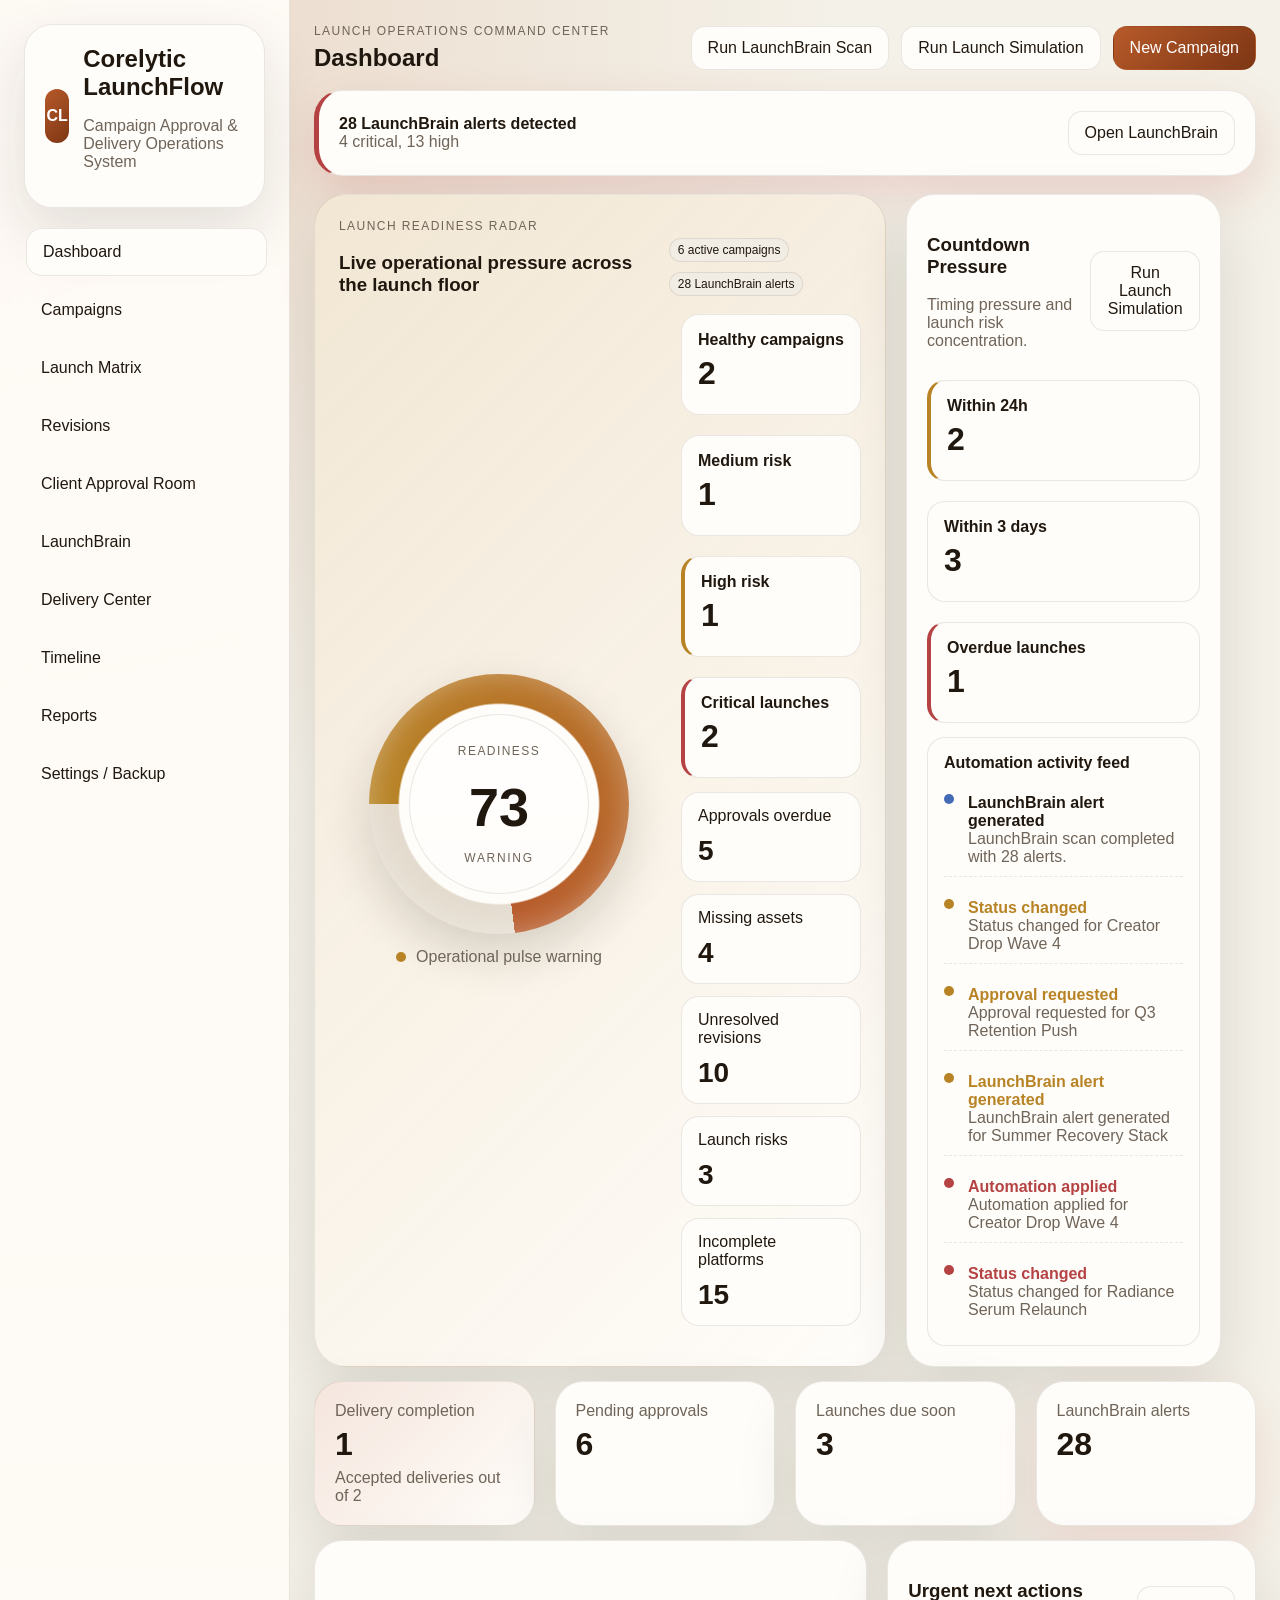
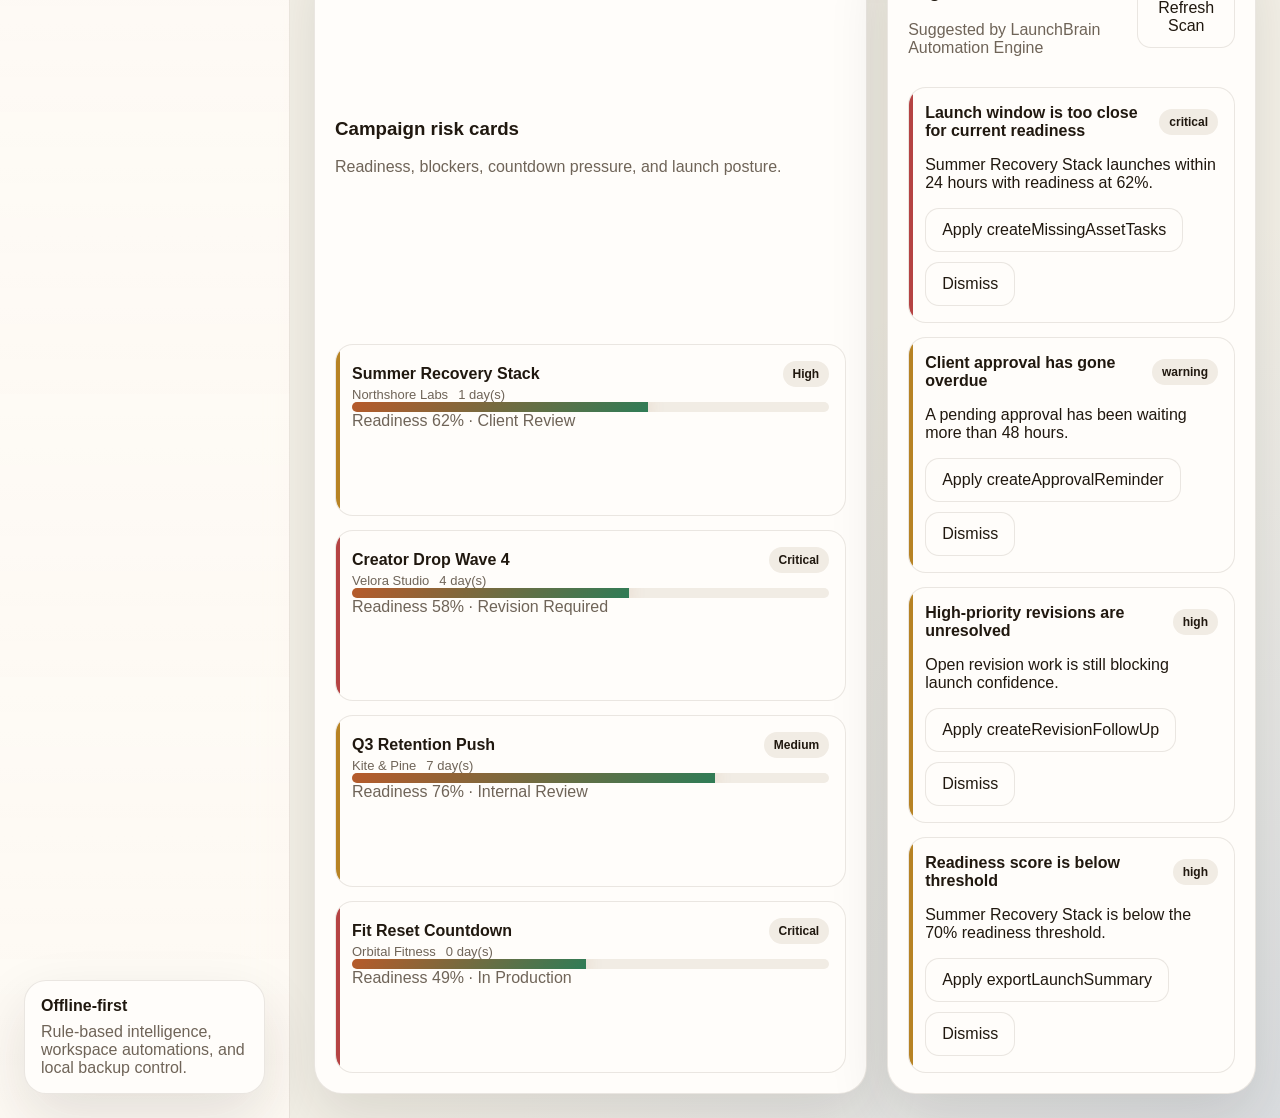
<file: index.html>
<!DOCTYPE html>
<html lang="en" data-theme="light" data-density="comfortable">
<head>
  <meta charset="UTF-8">
  <meta name="viewport" content="width=device-width, initial-scale=1.0">
  <meta name="description" content="Corelytic LaunchFlow is an offline-first campaign approval and delivery operations system for managing launch readiness, revisions, approvals, blockers, delivery control, and rule-based launch risk detection.">
  <title>Corelytic LaunchFlow | Campaign Approval & Delivery Operations System</title>
  <link rel="icon" href="data:image/svg+xml,%3Csvg xmlns='http://www.w3.org/2000/svg' viewBox='0 0 64 64'%3E%3Crect width='64' height='64' rx='16' fill='%23b75a2a'/%3E%3Ctext x='50%25' y='57%25' text-anchor='middle' font-size='28' font-family='Segoe UI, Arial, sans-serif' fill='white'%3ECL%3C/text%3E%3C/svg%3E">
  <link rel="stylesheet" href="assets/css/styles.css">
</head>
<body>
  <div class="app-shell">
    <aside class="sidebar">
      <div>
        <div class="brand-card">
          <div class="brand-mark">CL</div>
          <div>
            <h1>Corelytic LaunchFlow</h1>
            <p>Campaign Approval & Delivery Operations System</p>
          </div>
        </div>
        <nav class="nav-list" id="sidebar-nav">
          <button class="nav-item active" data-route="dashboard">Dashboard</button>
          <button class="nav-item" data-route="campaigns">Campaigns</button>
          <button class="nav-item" data-route="matrix">Launch Matrix</button>
          <button class="nav-item" data-route="revisions">Revisions</button>
          <button class="nav-item" data-route="approvals">Client Approval Room</button>
          <button class="nav-item" data-route="launchbrain">LaunchBrain</button>
          <button class="nav-item" data-route="delivery">Delivery Center</button>
          <button class="nav-item" data-route="timeline">Timeline</button>
          <button class="nav-item" data-route="reports">Reports</button>
          <button class="nav-item" data-route="settings">Settings / Backup</button>
        </nav>
      </div>
      <div class="sidebar-footer">
        <div class="status-note">
          <strong>Offline-first</strong>
          <span>Rule-based intelligence, workspace automations, and local backup control.</span>
        </div>
      </div>
    </aside>

    <main class="main-panel">
      <header class="topbar">
        <div>
          <p class="eyebrow">Launch Operations Command Center</p>
          <h2 id="route-title">Dashboard</h2>
        </div>
        <div class="topbar-actions">
          <button class="ghost-btn" data-action="run-launchbrain">Run LaunchBrain Scan</button>
          <button class="ghost-btn" data-action="run-launch-simulation">Run Launch Simulation</button>
          <button class="primary-btn" data-action="open-campaign-modal">New Campaign</button>
        </div>
      </header>

      <section id="global-alert-strip"></section>
      <section id="app-view" class="view-root"></section>
    </main>
  </div>

  <div id="modal-root"></div>
  <div id="toast-root" class="toast-stack" aria-live="polite"></div>
  <input type="file" id="import-input" accept="application/json" hidden>

  <script src="assets/js/state.js"></script>
  <script src="assets/js/storage.js"></script>
  <script src="assets/js/seed-data.js"></script>
  <script src="assets/js/router.js"></script>
  <script src="assets/js/ui.js"></script>
  <script src="assets/js/launchbrain.js"></script>
  <script src="assets/js/automations.js"></script>
  <script src="assets/js/campaigns.js"></script>
  <script src="assets/js/approvals.js"></script>
  <script src="assets/js/revisions.js"></script>
  <script src="assets/js/delivery.js"></script>
  <script src="assets/js/reports.js"></script>
  <script src="assets/js/exports.js"></script>
  <script src="assets/js/qa-guard.js"></script>
  <script src="assets/js/app.js"></script>
</body>
</html>
</file>
<file: assets/css/styles.css>
:root {
  --bg: #f4f1e8;
  --panel: rgba(255, 251, 245, 0.88);
  --panel-strong: #fffdfa;
  --panel-alt: #f1ece4;
  --line: rgba(84, 66, 44, 0.12);
  --text: #20180f;
  --muted: #6f6458;
  --accent: #b75a2a;
  --accent-deep: #7d3614;
  --success: #2f7c56;
  --warning: #b78324;
  --danger: #b54343;
  --info: #436ab5;
  --shadow: 0 24px 60px rgba(35, 24, 14, 0.12);
  --radius-xl: 28px;
  --radius-lg: 22px;
  --radius-md: 16px;
  --radius-sm: 12px;
  --gap: 20px;
  --font: "Segoe UI", "Inter", sans-serif;
}

html[data-theme="dark"] {
  --bg: #171411;
  --panel: rgba(31, 26, 21, 0.9);
  --panel-strong: #221d18;
  --panel-alt: #2b241d;
  --line: rgba(255, 244, 228, 0.08);
  --text: #f5efe7;
  --muted: #b6a999;
  --accent: #f0884c;
  --accent-deep: #ffb180;
  --success: #5bcb8d;
  --warning: #ebbc58;
  --danger: #f07272;
  --info: #8fb2ff;
  --shadow: 0 24px 60px rgba(0, 0, 0, 0.25);
}

html[data-density="compact"] {
  --gap: 14px;
}

* { box-sizing: border-box; }
body {
  margin: 0;
  font-family: var(--font);
  background:
    radial-gradient(circle at top left, rgba(183, 90, 42, 0.18), transparent 28%),
    radial-gradient(circle at bottom right, rgba(67, 106, 181, 0.14), transparent 30%),
    var(--bg);
  color: var(--text);
  min-height: 100vh;
}
body.modal-open {
  overflow: hidden;
}
button, input, select, textarea { font: inherit; }
button { cursor: pointer; }

#modal-root {
  position: fixed;
  inset: 0;
  z-index: 80;
  pointer-events: none;
}

#modal-root.is-open {
  pointer-events: auto;
}

.app-shell {
  display: grid;
  grid-template-columns: 290px 1fr;
  min-height: 100vh;
}

.sidebar {
  padding: 24px;
  border-right: 1px solid var(--line);
  background: linear-gradient(180deg, rgba(255,255,255,0.3), transparent), var(--panel);
  backdrop-filter: blur(20px);
  display: flex;
  flex-direction: column;
  justify-content: space-between;
  gap: 20px;
}

.brand-card, .status-note, .surface, .metric-card, .timeline-item, .list-card, .modal-card, .report-sheet {
  background: var(--panel-strong);
  border: 1px solid var(--line);
  box-shadow: var(--shadow);
}
.brand-card {
  padding: 20px;
  border-radius: var(--radius-xl);
  display: flex;
  gap: 14px;
  align-items: center;
}
.brand-mark {
  width: 54px;
  height: 54px;
  border-radius: 18px;
  display: grid;
  place-items: center;
  background: linear-gradient(135deg, var(--accent), var(--accent-deep));
  color: #fff;
  font-weight: 700;
}
.brand-card h1, .topbar h2 { margin: 0; }
.brand-card p, .eyebrow, .status-note span, .muted, .helper, .badge-subtle { color: var(--muted); }
.eyebrow {
  margin: 0 0 6px;
  text-transform: uppercase;
  letter-spacing: 0.12em;
  font-size: 12px;
}

.nav-list {
  display: flex;
  flex-direction: column;
  gap: 10px;
  margin-top: 20px;
}
.nav-item {
  border: 1px solid transparent;
  background: transparent;
  color: var(--text);
  padding: 14px 16px;
  border-radius: 16px;
  text-align: left;
  transition: 0.2s ease;
}
.nav-item:hover, .nav-item.active {
  background: var(--panel-strong);
  border-color: var(--line);
  transform: translateX(2px);
}
.status-note {
  padding: 16px;
  border-radius: var(--radius-lg);
  display: grid;
  gap: 8px;
}

.main-panel {
  padding: 24px;
  display: flex;
  flex-direction: column;
  gap: 18px;
}
.topbar {
  display: flex;
  justify-content: space-between;
  align-items: center;
  gap: 20px;
}
.topbar-actions {
  display: flex;
  gap: 12px;
  flex-wrap: wrap;
}
.primary-btn, .ghost-btn, .chip-btn, .danger-btn {
  border-radius: 14px;
  padding: 12px 16px;
  border: 1px solid var(--line);
  transition: 0.2s ease;
}
.primary-btn {
  background: linear-gradient(135deg, var(--accent), var(--accent-deep));
  color: #fff;
  border-color: transparent;
}
.ghost-btn, .chip-btn {
  background: var(--panel-strong);
  color: var(--text);
}
.danger-btn {
  background: rgba(181, 67, 67, 0.12);
  color: var(--danger);
}
.primary-btn:hover, .ghost-btn:hover, .chip-btn:hover, .danger-btn:hover { transform: translateY(-1px); }

.view-root, .grid-layout, .metrics-grid, .detail-grid, .double-grid, .triple-grid {
  display: grid;
  gap: var(--gap);
}
.metrics-grid {
  grid-template-columns: repeat(auto-fit, minmax(180px, 1fr));
}
.double-grid {
  grid-template-columns: 1.2fr 0.8fr;
}
.triple-grid {
  grid-template-columns: repeat(3, minmax(0, 1fr));
}
.detail-grid {
  grid-template-columns: repeat(auto-fit, minmax(260px, 1fr));
}
.surface, .metric-card, .list-card, .report-sheet {
  padding: 20px;
  border-radius: var(--radius-xl);
}
.surface-header, .list-head, .row-between {
  display: flex;
  justify-content: space-between;
  align-items: center;
  gap: 12px;
}
.metric-value {
  font-size: 32px;
  font-weight: 700;
  margin: 6px 0;
}
.progress-bar {
  background: var(--panel-alt);
  border-radius: 999px;
  overflow: hidden;
  height: 10px;
}
.progress-fill {
  height: 100%;
  background: linear-gradient(135deg, var(--accent), var(--success));
  transition: width 0.55s ease;
}
.badge, .severity, .status-pill {
  display: inline-flex;
  align-items: center;
  gap: 6px;
  padding: 6px 10px;
  border-radius: 999px;
  font-size: 12px;
  font-weight: 600;
}
.badge { background: var(--panel-alt); }
.severity-critical { background: rgba(181,67,67,0.14); color: var(--danger); }
.severity-high { background: rgba(183,131,36,0.15); color: var(--warning); }
.severity-warning { background: rgba(67,106,181,0.12); color: var(--info); }
.severity-info { background: rgba(47,124,86,0.12); color: var(--success); }
.table-wrap {
  overflow: auto;
  border: 1px solid var(--line);
  border-radius: 18px;
}
table {
  width: 100%;
  border-collapse: collapse;
}
th, td {
  padding: 14px;
  border-bottom: 1px solid var(--line);
  text-align: left;
  vertical-align: top;
}
tr:last-child td { border-bottom: none; }

.card-list, .stack, .timeline-list, .alert-list { display: grid; gap: 14px; }
.card-row {
  padding: 16px;
  border-radius: 18px;
  border: 1px solid var(--line);
  background: var(--panel-strong);
}
.timeline-item {
  padding: 16px;
  border-radius: 18px;
}
.timeline-meta, .inline-meta {
  display: flex;
  gap: 10px;
  flex-wrap: wrap;
  color: var(--muted);
  font-size: 13px;
}

.form-grid {
  display: grid;
  grid-template-columns: repeat(auto-fit, minmax(180px, 1fr));
  gap: 14px;
}
label { display: grid; gap: 8px; font-weight: 600; }
input, select, textarea {
  width: 100%;
  border: 1px solid var(--line);
  border-radius: 14px;
  padding: 12px 14px;
  background: var(--panel-strong);
  color: var(--text);
}
textarea { min-height: 110px; resize: vertical; }
.modal-backdrop {
  position: fixed;
  inset: 0;
  background: rgba(19, 15, 11, 0.55);
  display: flex;
  justify-content: center;
  align-items: center;
  padding: 24px;
  z-index: 50;
  overflow: auto;
  overscroll-behavior: contain;
}
.modal-card {
  width: min(860px, 100%);
  max-height: 90vh;
  overflow: auto;
  padding: 24px;
  border-radius: 28px;
  position: relative;
  outline: none;
  animation: modal-rise 0.24s ease;
}
.toast-stack {
  position: fixed;
  right: 20px;
  bottom: 20px;
  display: grid;
  gap: 10px;
  z-index: 60;
}
.toast {
  min-width: 260px;
  padding: 14px 16px;
  border-radius: 16px;
  background: var(--panel-strong);
  border: 1px solid var(--line);
  box-shadow: var(--shadow);
  animation: toast-rise 0.32s ease;
}
.hero-panel {
  display: grid;
  grid-template-columns: 1.1fr 0.9fr;
  gap: var(--gap);
}
.hero-banner {
  padding: 24px;
  border-radius: 32px;
  background: linear-gradient(135deg, rgba(183, 90, 42, 0.18), rgba(67, 106, 181, 0.16)), var(--panel-strong);
  border: 1px solid var(--line);
}
.segmented { display: flex; gap: 10px; flex-wrap: wrap; }
.kbd {
  display: inline-flex;
  align-items: center;
  padding: 4px 8px;
  border-radius: 999px;
  border: 1px solid var(--line);
  background: var(--panel-alt);
  font-size: 12px;
}
.empty-state {
  padding: 32px;
  border: 1px dashed var(--line);
  border-radius: 24px;
  text-align: center;
  color: var(--muted);
}
.report-frame {
  min-height: 240px;
  border-radius: 20px;
  border: 1px solid var(--line);
  padding: 20px;
  background: var(--panel-alt);
  white-space: pre-wrap;
  overflow: auto;
}

.route-fade-in { animation: route-fade 0.28s ease; }
.critical-strip { border-left: 5px solid var(--danger); box-shadow: 0 18px 45px rgba(181, 67, 67, 0.18); }
.accent-card { background: linear-gradient(135deg, rgba(183, 90, 42, 0.14), rgba(255,255,255,0)), var(--panel-strong); }
.critical-card { box-shadow: 0 18px 40px rgba(181, 67, 67, 0.14); }
.compact-grid { grid-template-columns: repeat(auto-fit, minmax(180px, 1fr)); }
.warning-rail { border-left: 4px solid var(--warning); }
.critical-rail { border-left: 4px solid var(--danger); }
.risk-shell-healthy { background: linear-gradient(135deg, rgba(47,124,86,0.15), rgba(255,255,255,0)), var(--panel-strong); }
.risk-shell-warning { background: linear-gradient(135deg, rgba(183,131,36,0.18), rgba(255,255,255,0)), var(--panel-strong); }
.risk-shell-critical { background: linear-gradient(135deg, rgba(181,67,67,0.18), rgba(255,255,255,0)), var(--panel-strong); }
.urgency-card { position: relative; overflow: hidden; }
.urgency-card::before {
  content: "";
  position: absolute;
  inset: 0 auto 0 0;
  width: 4px;
  background: var(--info);
}
.urgency-high::before, .urgency-warning::before, .urgency-medium::before { background: var(--warning); }
.urgency-critical::before, .urgency-low-risk::before { background: var(--danger); }
.urgency-low::before { background: var(--success); }
.urgency-card:hover, .surface:hover, .metric-card:hover, .card-row:hover, .timeline-item:hover {
  transform: translateY(-3px);
  transition: transform 0.24s ease, box-shadow 0.24s ease, border-color 0.24s ease;
  box-shadow: 0 26px 56px rgba(35, 24, 14, 0.16);
}
.pulse-dot {
  width: 10px;
  height: 10px;
  border-radius: 999px;
  display: inline-block;
  background: var(--info);
  box-shadow: 0 0 0 0 rgba(67,106,181,0.45);
  animation: pulse 1.8s infinite;
}
.pulse-healthy { background: var(--success); box-shadow: 0 0 0 0 rgba(47,124,86,0.4); }
.pulse-warning, .pulse-high { background: var(--warning); box-shadow: 0 0 0 0 rgba(183,131,36,0.42); }
.pulse-critical { background: var(--danger); box-shadow: 0 0 0 0 rgba(181,67,67,0.4); }
.pulse-info { background: var(--info); }
.pulse-row { display: flex; align-items: center; gap: 10px; justify-content: center; }

.radar-shell {
  display: grid;
  grid-template-columns: 1.3fr 0.9fr;
  gap: var(--gap);
}
.radar-panel { padding: 24px; border-radius: 32px; }
.radar-grid {
  display: grid;
  grid-template-columns: 320px 1fr;
  gap: 22px;
  align-items: center;
}
.radar-ring-wrap { display: grid; gap: 14px; justify-items: center; }
.radar-ring {
  width: 260px;
  height: 260px;
  border-radius: 50%;
  display: grid;
  place-items: center;
  background:
    radial-gradient(circle at center, var(--panel-strong) 54%, transparent 55%),
    conic-gradient(from -90deg, var(--accent) 0deg, var(--accent-deep) var(--readiness-deg), rgba(84,66,44,0.12) var(--readiness-deg), rgba(84,66,44,0.12) 360deg);
  box-shadow: inset 0 0 32px rgba(255,255,255,0.35), 0 20px 48px rgba(35,24,14,0.16);
  transition: transform 0.3s ease;
}
.radar-ring:hover { transform: scale(1.02); }
.radar-ring.readiness-warning { background:
  radial-gradient(circle at center, var(--panel-strong) 54%, transparent 55%),
  conic-gradient(from -90deg, var(--warning) 0deg, var(--accent) var(--readiness-deg), rgba(84,66,44,0.12) var(--readiness-deg), rgba(84,66,44,0.12) 360deg); }
.radar-ring.readiness-critical { background:
  radial-gradient(circle at center, var(--panel-strong) 54%, transparent 55%),
  conic-gradient(from -90deg, var(--danger) 0deg, #eb7b56 var(--readiness-deg), rgba(84,66,44,0.12) var(--readiness-deg), rgba(84,66,44,0.12) 360deg); }
.radar-ring-inner {
  width: 180px;
  height: 180px;
  border-radius: 50%;
  background: linear-gradient(180deg, rgba(255,255,255,0.58), rgba(255,255,255,0.1)), var(--panel-strong);
  display: grid;
  place-items: center;
  text-align: center;
  padding: 20px;
  border: 1px solid var(--line);
}
.radar-score, .confidence-value { font-size: 54px; font-weight: 800; line-height: 1; }
.radar-label { text-transform: uppercase; letter-spacing: 0.14em; font-size: 12px; color: var(--muted); }
.blocker-grid {
  display: grid;
  grid-template-columns: repeat(auto-fit, minmax(150px, 1fr));
  gap: 12px;
}
.blocker-card {
  padding: 14px 16px;
  border-radius: 18px;
  border: 1px solid var(--line);
  background: var(--panel-strong);
  display: grid;
  gap: 10px;
}
.blocker-card strong { font-size: 28px; }
.automation-feed { display: grid; gap: 12px; margin-top: 12px; }
.feed-item { display: grid; grid-template-columns: 14px 1fr; gap: 10px; align-items: start; padding: 10px 0; border-bottom: 1px dashed var(--line); }
.feed-item:last-child { border-bottom: none; }
.tone-critical strong { color: var(--danger); }
.tone-high strong, .tone-warning strong { color: var(--warning); }
.tone-healthy strong, .tone-success strong { color: var(--success); }

.simulation-shell { display: grid; gap: 18px; }
.simulation-topline {
  display: flex;
  justify-content: space-between;
  gap: 18px;
  align-items: flex-start;
  flex-wrap: wrap;
}
.simulation-hero {
  align-items: center;
  display: grid;
  grid-template-columns: 280px 1fr;
  gap: 24px;
}
.simulation-meter-shell { display: grid; gap: 14px; justify-items: center; }
.simulation-hero-copy { display: grid; gap: 16px; }
.simulation-risk-title { margin: 0; font-size: 30px; line-height: 1.1; }
.confidence-meter { display: flex; justify-content: center; align-items: center; }
.confidence-ring {
  width: 210px;
  height: 210px;
  border-radius: 50%;
  display: grid;
  place-items: center;
  text-align: center;
  background:
    radial-gradient(circle at center, var(--panel-strong) 58%, transparent 59%),
    conic-gradient(from -90deg, var(--accent) 0deg, var(--accent-deep) var(--confidence-deg), rgba(84,66,44,0.12) var(--confidence-deg), rgba(84,66,44,0.12) 360deg);
  box-shadow: inset 0 0 30px rgba(255,255,255,0.28), 0 24px 56px rgba(35,24,14,0.16);
  transition: transform 0.28s ease;
}
.confidence-ring:hover { transform: scale(1.02); }
.confidence-ring-warning {
  background:
    radial-gradient(circle at center, var(--panel-strong) 58%, transparent 59%),
    conic-gradient(from -90deg, var(--warning) 0deg, var(--accent) var(--confidence-deg), rgba(84,66,44,0.12) var(--confidence-deg), rgba(84,66,44,0.12) 360deg);
}
.confidence-ring-critical {
  background:
    radial-gradient(circle at center, var(--panel-strong) 58%, transparent 59%),
    conic-gradient(from -90deg, var(--danger) 0deg, #eb7b56 var(--confidence-deg), rgba(84,66,44,0.12) var(--confidence-deg), rgba(84,66,44,0.12) 360deg);
}
.confidence-ring-inner {
  width: 146px;
  height: 146px;
  border-radius: 50%;
  background: linear-gradient(180deg, rgba(255,255,255,0.52), rgba(255,255,255,0.08)), var(--panel-strong);
  border: 1px solid var(--line);
  display: grid;
  place-items: center;
  text-align: center;
  padding: 12px;
}
.simulation-inline { display: grid; gap: 12px; }
.plain-list { margin: 0; padding-left: 18px; display: grid; gap: 8px; }
.report-scorecards .metric-card { min-height: 220px; display: grid; align-content: space-between; }
.simulation-actions .primary-btn,
.simulation-actions .ghost-btn { width: 100%; justify-content: flex-start; text-align: left; }
.simulation-impact-grid,
.simulation-projection-grid {
  display: grid;
  grid-template-columns: repeat(auto-fit, minmax(150px, 1fr));
  gap: 12px;
}
.simulation-impact-card,
.projection-tile {
  padding: 14px 16px;
  border-radius: 18px;
  border: 1px solid var(--line);
  background: rgba(255,255,255,0.28);
  display: grid;
  gap: 8px;
}
.simulation-impact-card span,
.projection-tile span {
  color: var(--muted);
  font-size: 12px;
  text-transform: uppercase;
  letter-spacing: 0.08em;
}
.simulation-progress { height: 12px; }
.simulation-modal {
  width: min(1220px, 96vw);
  max-height: 94vh;
  padding: 28px;
}
.simulation-backdrop {
  align-items: stretch;
  padding: 18px;
}
.simulation-scan-shell {
  display: grid;
  gap: 18px;
  min-height: 58vh;
  align-content: center;
}
.scan-status {
  justify-content: flex-start;
  font-size: 15px;
}
.scan-progress {
  height: 12px;
  border-radius: 999px;
  overflow: hidden;
  background: var(--panel-alt);
  border: 1px solid var(--line);
}
.scan-progress-bar {
  height: 100%;
  width: 0;
  background: linear-gradient(135deg, var(--accent), var(--info));
  box-shadow: 0 0 24px rgba(67,106,181,0.22);
  transition: width 0.24s ease;
}
.scan-step-list { display: grid; gap: 12px; }
.scan-step {
  display: grid;
  grid-template-columns: 48px 1fr;
  gap: 14px;
  align-items: center;
  padding: 16px 18px;
  border-radius: 18px;
  border: 1px solid var(--line);
  background: var(--panel-strong);
  opacity: 0.62;
  transition: transform 0.24s ease, opacity 0.24s ease, border-color 0.24s ease, box-shadow 0.24s ease;
}
.scan-step.is-active {
  opacity: 1;
  transform: translateX(4px);
  border-color: rgba(183, 90, 42, 0.32);
  box-shadow: 0 18px 42px rgba(35,24,14,0.12);
}
.scan-step.is-complete { opacity: 0.85; }
.scan-step-index {
  width: 40px;
  height: 40px;
  border-radius: 14px;
  display: grid;
  place-items: center;
  font-weight: 700;
  background: var(--panel-alt);
}

.live-progress { box-shadow: 0 0 18px rgba(183, 90, 42, 0.22); }
.toast strong { display: block; margin-bottom: 4px; }

@keyframes pulse {
  0% { transform: scale(1); }
  70% { box-shadow: 0 0 0 10px transparent; }
  100% { transform: scale(1.02); box-shadow: 0 0 0 0 transparent; }
}
@keyframes toast-rise {
  from { opacity: 0; transform: translateY(12px); }
  to { opacity: 1; transform: translateY(0); }
}
@keyframes modal-rise {
  from { opacity: 0; transform: translateY(14px) scale(0.98); }
  to { opacity: 1; transform: translateY(0) scale(1); }
}
@keyframes route-fade {
  from { opacity: 0; transform: translateY(8px); }
  to { opacity: 1; transform: translateY(0); }
}

@media (max-width: 1180px) {
  .app-shell, .hero-panel, .double-grid, .triple-grid, .radar-shell, .radar-grid, .simulation-hero { grid-template-columns: 1fr; }
  .sidebar { position: sticky; top: 0; z-index: 5; }
}

@media (max-width: 720px) {
  .main-panel, .sidebar { padding: 16px; }
  .topbar { align-items: flex-start; flex-direction: column; }
  .brand-card { align-items: flex-start; }
  .simulation-modal { width: min(100vw, 100%); max-height: 100vh; border-radius: 22px; padding: 20px; }
  .confidence-ring { width: 180px; height: 180px; }
  .confidence-ring-inner { width: 124px; height: 124px; }
  .simulation-risk-title { font-size: 24px; }
}
</file>
